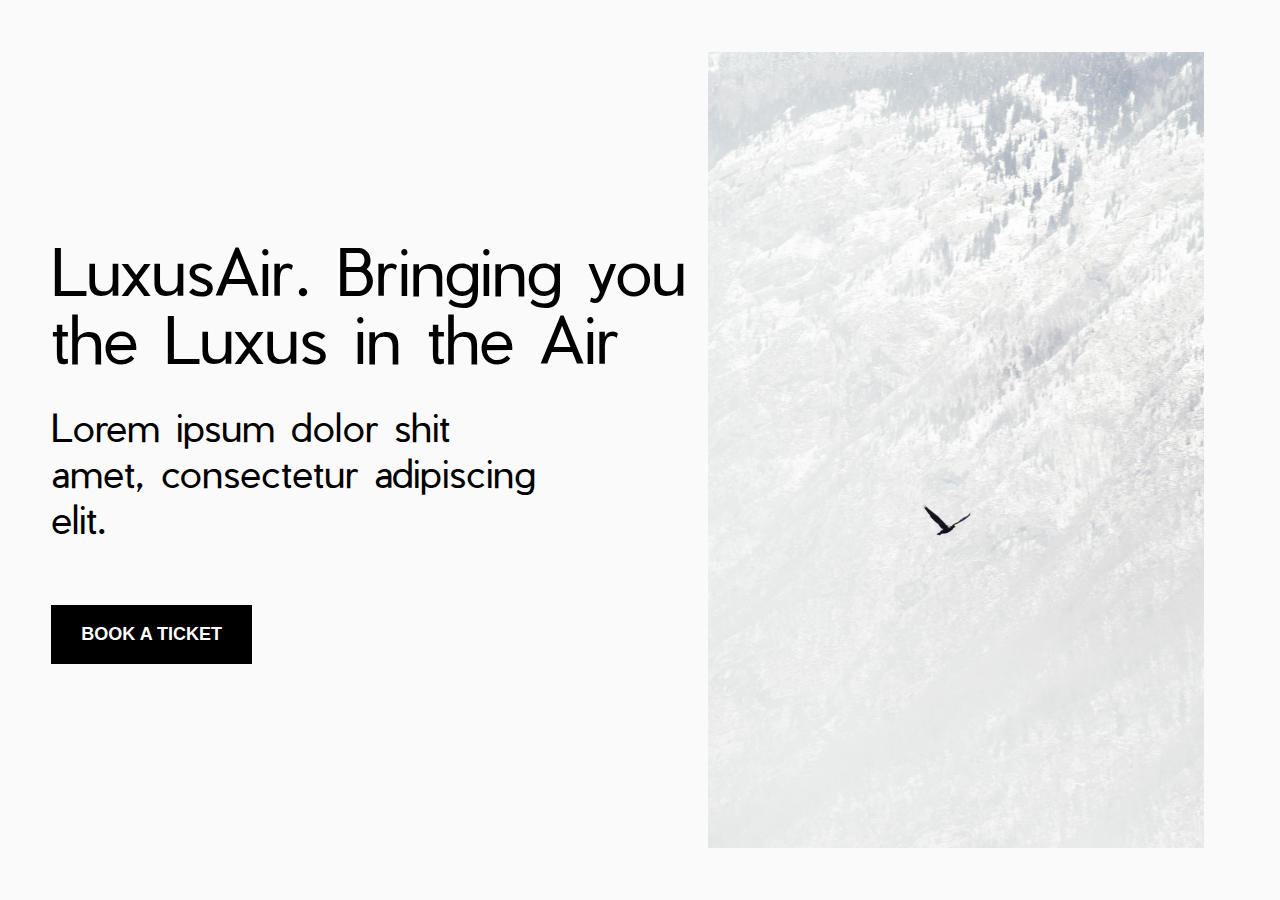
<file: index.html>
<!DOCTYPE html>
<html lang="en">

<head>
  <meta charset="UTF-8">
  <meta name="viewport" content="width=device-width, initial-scale=1.0">
  <title>GSAP</title>
  <link rel="stylesheet" type="text/css" title="Cool stylesheet" href="style.css">
</head>

<body>
    <div class="container">
      <div class="left-container">
        <h1>LuxusAir. Bringing you the Luxus in the Air</h1>
        <p>Lorem ipsum dolor shit amet, consectetur adipiscing elit.</p>
        <button class="button" type="button" name="button">BOOK A TICKET</button>
        <button id="reset" type="button" name="button">BOOK A TICKET</button>
      </div>
      <div class="pic-container">
        <img src="assets/pic.jpg" alt="landing picture">
      </div>
    </div>
  <script src="https://cdnjs.cloudflare.com/ajax/libs/gsap/3.6.0/gsap.min.js" integrity="sha512-1dalHDkG9EtcOmCnoCjiwQ/HEB5SDNqw8d4G2MKoNwjiwMNeBAkudsBCmSlMnXdsH8Bm0mOd3tl/6nL5y0bMaQ==" crossorigin="anonymous"></script>
  <script src="main.js" type="text/javascript"></script>
</body>

</html>
</file>
<file: style.css>
*, *::after, *::before {
  margin: 0;
  padding: 0;
  box-sizing: border-box;
}

@font-face {
  font-family: "Pier Sans";
  src: url("assets/PierSans-Light.otf") format("opentype");
  font-weight: 200;
}
@font-face {
  font-family: "Pier Sans";
  src: url("assets/PierSans-Bold.woff") format("woff");
  font-weight: 600;
}
body {
  background-color: #FAFAFA;
  overflow: hidden;
  font-family: Pier Sans;
}

h1 {
  line-height: 1.05;
  font-size: 64px;
  font-weight: 200;
  margin-bottom: 32px;
}

p {
  font-size: 38px;
  width: 505px;
  margin-bottom: 64px;
}

button {
  cursor: pointer;
  font-size: 18px;
  background-color: black;
  border: none;
  color: white;
  padding: 20px 30px;
  line-height: 1.05;
  font-weight: 600;
}

img {
  object-fit: cover;
  max-width: 100%;
  height: 100%;
}

.left-container {
  width: 680px;
  max-width: 100%;
}

.container {
  height: 100vh;
  width: 100%;
  display: flex;
  align-items: center;
  justify-content: space-evenly;
}

.pic-container {
  width: 496px;
  height: 796px;
  position: relative;
}

#reset {
  display: none;
}

@media (max-width: 1400px) {
  .pic-container {
    right: 50px;
  }

  .left-container {
    margin-left: 25px;
  }
}
@media (max-width: 480px) {
  img {
    object-fit: cover;
    width: 100%;
  }

  h1 {
    font-size: 36px;
  }

  p {
    font-size: 22px;
    max-width: 100%;
  }

  button {
    position: absolute;
    bottom: 20px;
    width: calc(100% - 40px);
  }

  .pic-container {
    position: absolute;
    padding: 0px 20px;
    width: 100%;
    height: 189px;
    right: 0;
    left: 0;
    bottom: 100px;
  }

  .left-container {
    margin-left: 0px;
  }

  .container {
    align-items: flex-start;
    padding: 20px;
  }
}

/*# sourceMappingURL=style.css.map */
</file>
